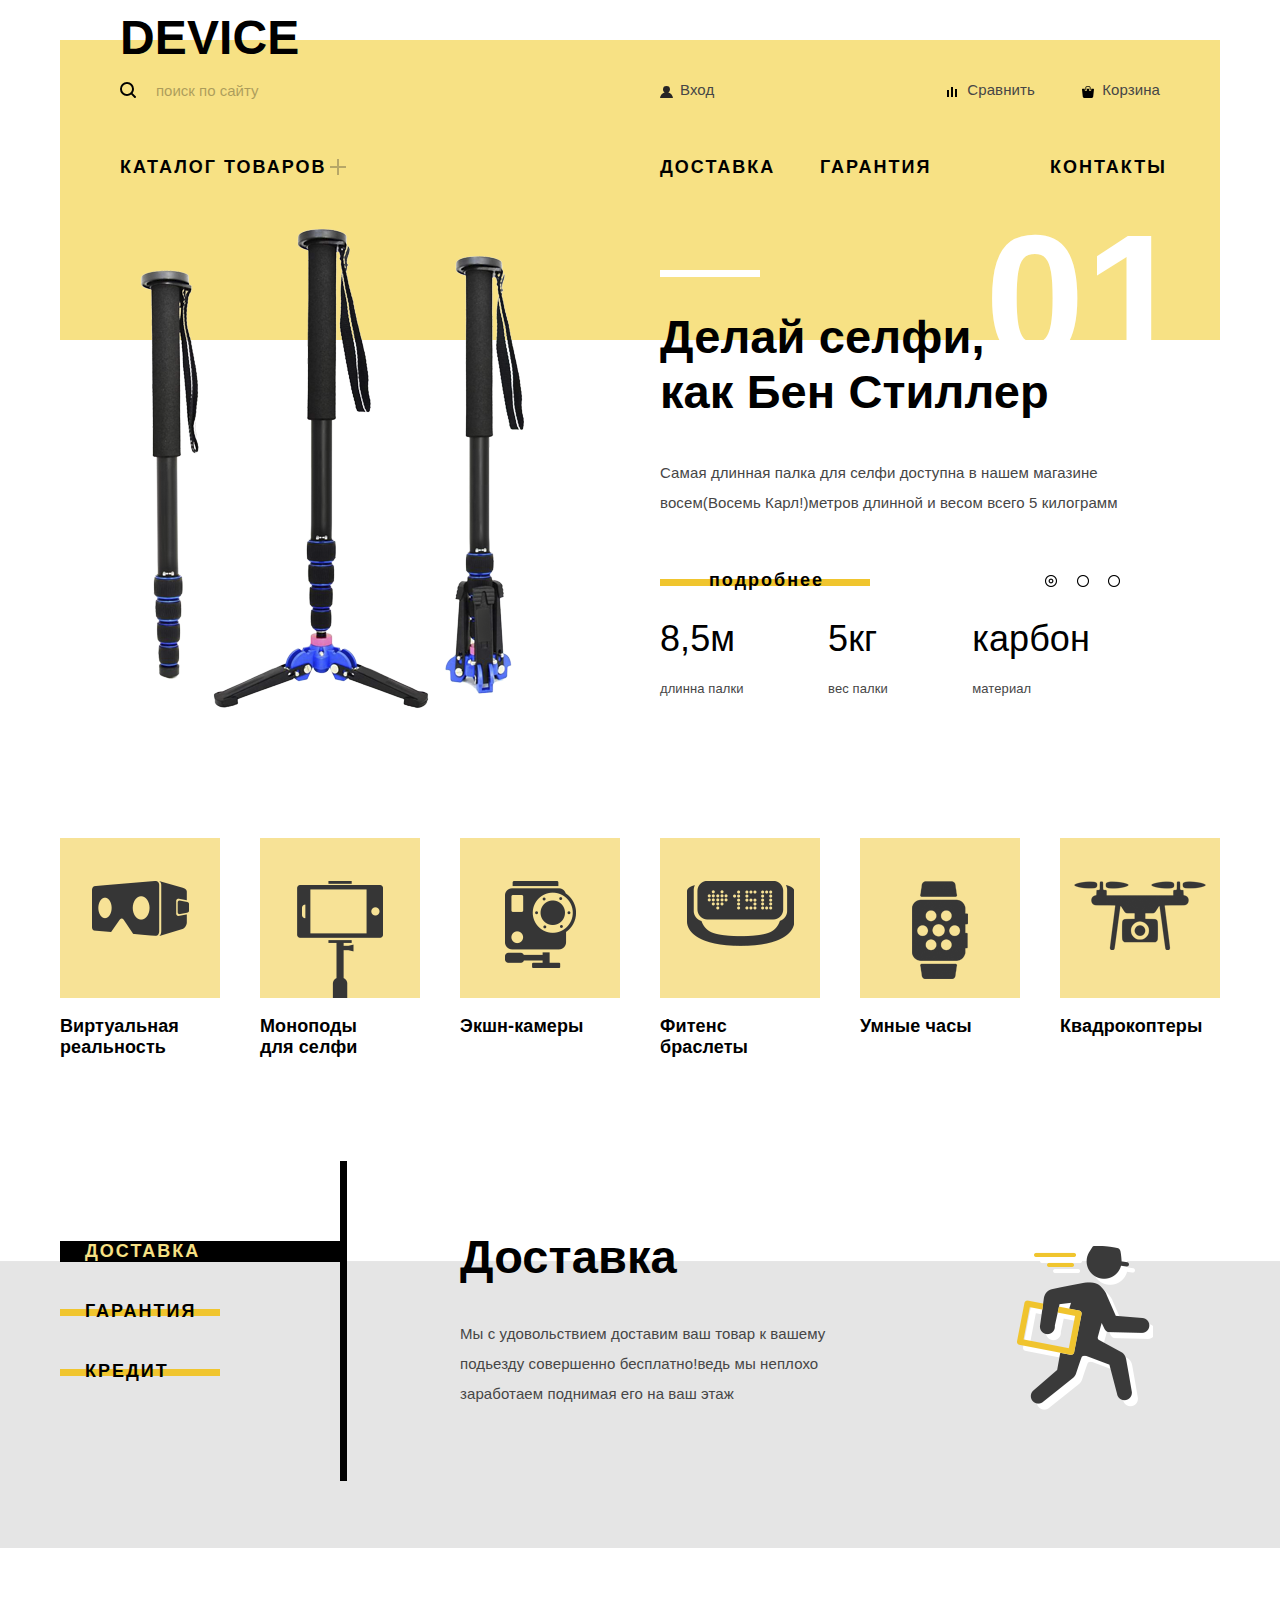
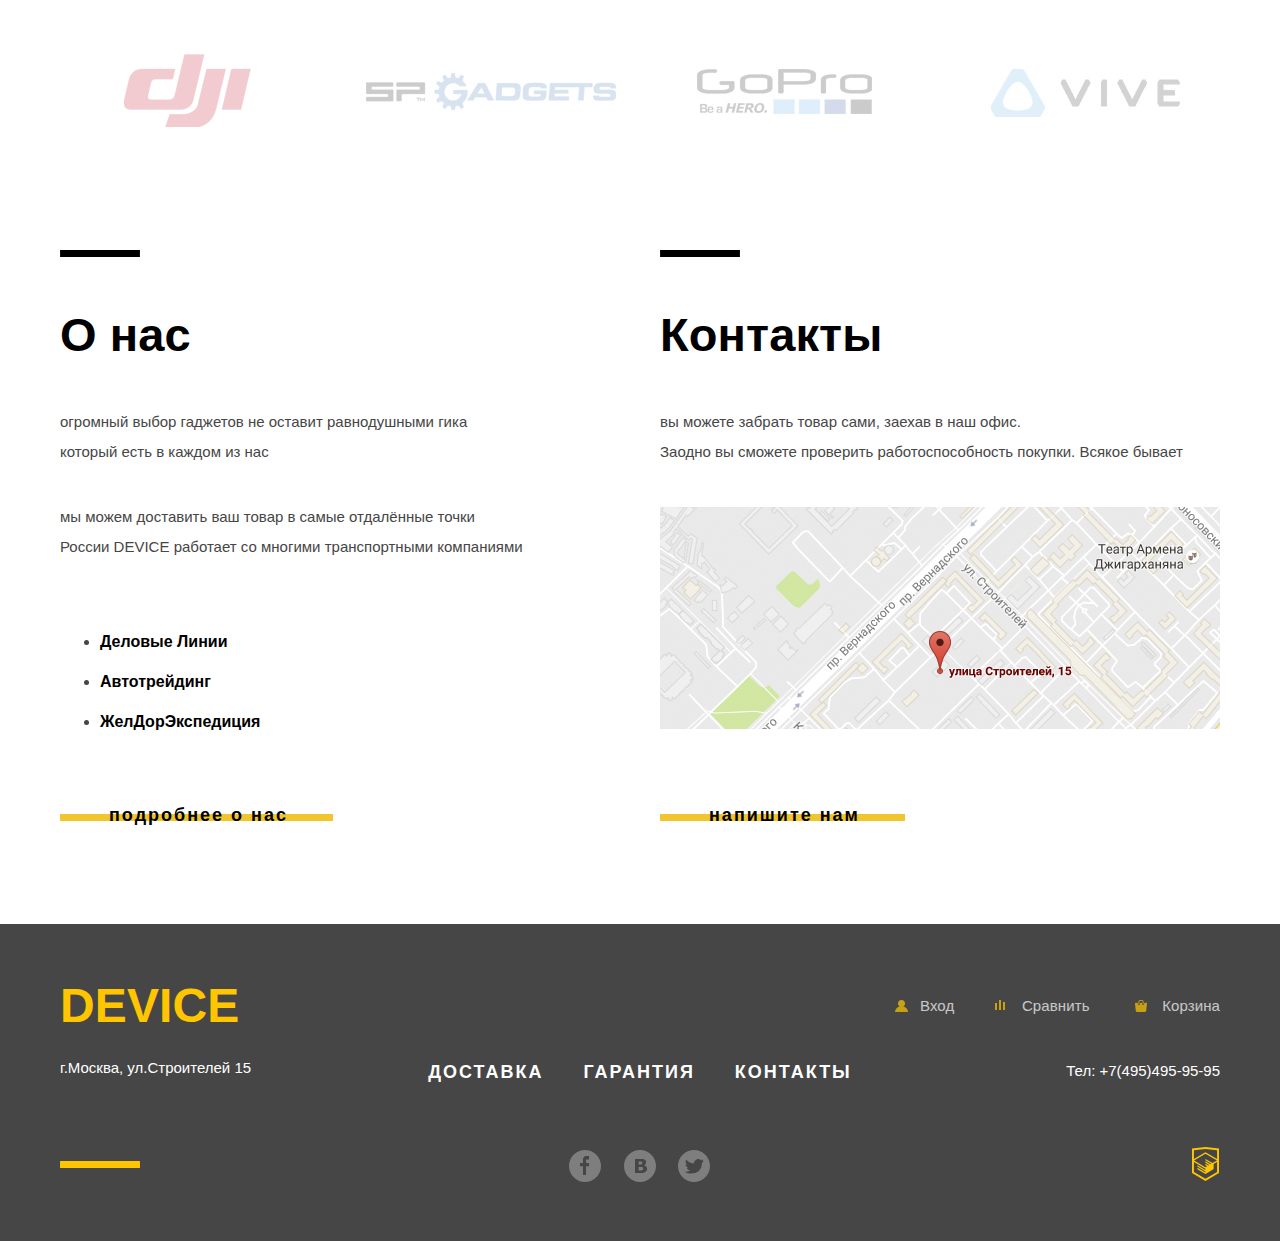
<file: index.html>
<!DOCTYPE html>
<html lang="en">
<head>
    <meta charset="UTF-8">
    <title>device</title>
    <link href="https://fonts.googleapis.com/css?family=Open+Sans:300,400&amp;subset=cyrillic" rel="stylesheet">
    <link href="css/normalize.css" rel="stylesheet">
    <link href="css/style.css" rel="stylesheet">
</head>
<body>

    <header class="main-header">
        <nav class="site-navigation">
            <div class="header-flex">
                <div class="logo">
                    <span class="logo-size">DEVICE</span>
                </div>
                <div class="search-user">
                    <ul class="search-navigation">
                        <li class="search-site-navigation">
                            <form  class="search-form"  method="post" action="https://echo.htmlacademy.ru">
                                <label for="search-feild">
                                    <input class="oko" type="search" name="search" size="40" id="search-feild" value="поиск по сайту">
                                </label>
                                <button class="search-button" type="submit">Найти</button>
                            </form>
                        </li>
                    </ul>
                    <ul class="user-navigation">
                        <li class="login-link"><a class="login-link-img" href="#">Вход</a></li>
                        <li class="liken"><a class="liken-img" href="#">Сравнить</a></li>
                        <li class="basket"><a class="basket-img" href="#">Корзина</a></li>
                    </ul>
                </div>
                <ul class="catalog-navigation">
                    <li class="catalog-sub">
                        <a class="plus" href="catalog.html">Каталог товаров</a>
                        <div class="sub-menu">
                            <ul class="catalog-menu-item ">
                                <li class="sub-list"><a href="#">Виртуальная реальность</a></li>
                                <li class="sub-list"><a href="#">Моноподы для селфи</a></li>
                                <li class="sub-list"><a href="#">Экшн-камеры</a></li>
                                <li class="sub-list"><a href="#">Фитнес браслеты</a></li>
                                <li class="sub-list"><a href="#">Умные часы</a></li>
                                <li class="sub-list"><a href="#">Квадрокоптеры</a></li>
                            </ul>
                        </div>
                    </li>
                    <li class="delivery"><a href="delivery.html">Доставка</a></li>
                    <li class="guarantee"><a href="guarantee.html">Гарантия</a></li>
                    <li class="contacts"><a href="contacts.html">Контакты</a></li>
                </ul>
            </div>
            <section class="slider-main">
                <input type="radio" id="btn-1" name="toggle" checked>
                <input type="radio" id="btn-2" name="toggle">
                <input type="radio" id="btn-3" name="toggle">
                <div class="slider-controls">
                    <label for="btn-1"></label>
                    <label for="btn-2"></label>
                    <label for="btn-3"></label>
                </div>
                <div class="sliders">
                    <div class="slide-1 slider ">
                        <div class="slider-image">
                            <img src="img/slider-1.png" width="384" height="486" alt="slider-1">
                        </div>
                        <div class="slider-write">
                            <h2>Делай селфи,<br>
                                как Бен Стиллер</h2>
                            <p class="product">Самая длинная палка для селфи доступна в нашем магазине<br>
                            восем(Восемь Карл!)метров длинной и весом всего 5 килограмм</p>
                            <div class="slider-characteristic">
                                <a class="slider-btn btn2" href="#">подробнее</a>
                            </div>
                            <ul class="product-parametri">
                                <li>8,5м<br><span>длинна палки</span></li>
                                <li>5кг<br><span>вес палки</span></li>
                                <li>карбон<br><span>материал</span></li>
                            </ul>
                        </div>
                        <div class="number-flex">
                            <span class="number">01</span>
                        </div>
                    </div>
                    <div class="slide-2 slider ">
                        <div class="slider-image">
                            <img src="img/slider-2.png" width="345" height="485" alt="slider-2">
                        </div>
                        <div class="slider-write">
                            <h2>Худеем<br>
                                правильно!</h2>
                            <p class="product">Мотивирущюие фитнес-браслеты помогут найти в себе силы<br>
                                не пропускать занятия и соблюдать диету</p>
                            <div class="slider-characteristic">
                                <a class="slider-btn btn2" href="#">подробнее</a>
                            </div>
                            <ul class="product-parametri">
                                <li>48 часов<br><span>без подзарядки</span></li>
                            </ul>
                        </div>
                        <div class="number-flex">
                            <span class="number">02</span>
                        </div>
                    </div>
                    <div class="slide-3 slider">
                        <div class="slider-image-under">
                            <img src="img/slider-3.png" width="526" height="334" alt="slider-3">
                        </div>
                        <div class="slider-write">
                            <h2>Порхает как<br>
                                бабочка!</h2>
                            <p class="product">Этот обычный, на первый  взгял, квадрокоптер оснащён<br>
                                мощным лазером, замаскированным под стандартную камеру.</p>
                            <div class="slider-characteristic">
                                <a class="slider-btn btn2" href="#">подробнее</a>
                            </div>
                            <ul class="product-parametri">
                                <li>800м<br><span>дальность полёта</span></li>
                                <li>50м<br><span>радиус поражения</span></li>
                            </ul>
                        </div>
                        <div class="number-flex">
                            <span class="number">03</span>
                        </div>
                    </div>
                </div>
            </section>
        </nav>
    </header>

    <main class="container">
        <h1 class="visually-hidden">DEVISE</h1>
        <section class="categories-main">
            <h2 class="visually-hidden">catalog-categories</h2>
            <ul class="categories">
                <li class="categories-item">
                    <a class="categories-item-image" href="#">
                        <p class="categories-image">
                            <img src="img/popular-1.png" width="97" height="55" alt="Виртуальная реальность">
                        </p>
                        <p class="categories-item-text">
                            Виртуальная<br> реальность
                        </p>
                    </a>
                </li>
                <li class="categories-item">
                    <a class="categories-item-image" href="#">
                        <p class="categories-image">
                            <img src="img/popular-2.png" width="86" height="117" alt="Моноподы для селфи">
                        </p>
                        <p class="categories-item-text">
                            Моноподы<br> для селфи
                        </p>
                    </a>
                </li>
                <li class="categories-item">
                    <a class="categories-item-image" href="#">
                        <p class="categories-image">
                            <img src="img/popular-3.png" width="71" height="87" alt="Экшн камеры">
                        </p>
                        <p class="categories-item-text">
                            Экшн-камеры
                        </p>
                    </a>
                </li>
                <li class="categories-item">
                    <a class="categories-item-image" href="#">
                        <p class="categories-image">
                            <img src="img/popular-4.png" width="107" height="65" alt="Фитенс браслеты">
                        </p>
                        <p class="categories-item-text">
                            Фитенс<br> браслеты
                        </p>
                    </a>
                </li>
                <li class="categories-item">
                    <a class="categories-item-image" href="#">
                        <p class="categories-image">
                            <img src="img/popular-5.png" width="56" height="98" alt="Умные часы">
                        </p>
                        <p class="categories-item-text">
                            Умные часы
                        </p>
                    </a>
                </li>
                <li class="categories-item">
                    <a class="categories-item-image" href="#">
                        <p class="categories-image">
                            <img src="img/popular-6.png" width="132" height="69" alt="Квадрокоптеры">
                        </p>
                        <p class="categories-item-text">
                            Квадрокоптеры
                        </p>
                    </a>
                </li>
            </ul>
        </section>

        <section class="services-main">
            <div class="services-switch-flex">
                <input type="radio" id="btn-4" name="toggle1" checked>
                <input type="radio" id="btn-5" name="toggle1">
                <input type="radio" id="btn-6" name="toggle1">
                <div class="services-switch">
                    <label class="delivery-switch btn" for="btn-4">ДОСТАВКА</label>
                    <label class="guarantee-switch btn" for="btn-5">ГАРАНТИЯ</label>
                    <label class="credit-switch btn" for="btn-6">КРЕДИТ</label>
                </div>
                <!--
                <ul class="services-switch">
                    <li><a class="delivery-switch btn-now" href="#">ДОСТАВКА</a></li>
                    <li><a class="guarantee-switch btn" href="#">ГАРАНТИЯ</a></li>
                    <li><a class="credit-switch btn" href="#">КРЕДИТ</a></li>
                </ul>
                -->
                <div class="services">
                    <div class="services-text services-text-1">
                        <div>
                            <h2>Доставка</h2>
                            <p>Мы с удовольствием доставим ваш товар к вашему<br>
                            подьезду совершенно бесплатно!ведь мы неплохо<br>
                            заработаем поднимая его на ваш этаж</p>
                        </div>
                        <div class="services-image">
                            <img src="img/delivery.png" width="136" height="164" alt="delivery">
                        </div>
                    </div>
                    <div class="services-text services-text-2">
                        <div>
                            <h2>Гарантия</h2>
                            <p>Если из-за возгарания купленного у нас товара у вас сгорит дом-<br>
                                не переживайте мы выдадим вам новый.<br>
                                Товар, не дом, конечно же</p>
                        </div>
                        <div class="services-image">
                            <img src="img/warranty.png" width="171" height="194" alt="warranty">
                        </div>
                    </div>
                    <div class="services-text services-text-3">
                        <div>
                            <h2>Кредит</h2>
                            <p>Залезть в долговую яму стало проще! Кредитные консультанты<br>
                                подберут для вас наиболее выгодные<br>
                                условия кредите. Выгодные для нашего банка, разумеется.</p>
                        </div>
                        <div class="services-image">
                            <img src="img/credit.png" width="156" height="186" alt="credit">
                        </div>
                    </div>
                </div>
            </div>
        </section>

        <section class="social-main">
            <h2 class="visually-hidden">social main</h2>
            <div class="social-skins">
                <ul class="social-skins-flex">
                    <li class="opacity">
                        <a href="#">
                            <img src="img/skin-1.png" width="260" height="100" alt="dji">
                        </a>
                    </li>
                    <li class="opacity">
                        <a href="#">
                            <img src="img/skin-2.png" width="260" height="100" alt="spgadgets">
                        </a>
                    </li>
                    <li class="opacity">
                        <a href="#">
                            <img src="img/skin-3.png" width="260" height="100" alt="gopro">
                        </a>
                    </li>
                    <li class="opacity">
                        <a href="#">
                            <img src="img/skin-4.png" width="260" height="100" alt="vive">
                        </a>
                    </li>
                </ul>
            </div>
        </section>

        <div class="informaition-contacts-flex">
            <section class="informaition-main">
                <img src="img/Layer-black.png" width="80" height="7" alt="layer">
                <h2>О нас</h2>
                <p>огромный выбор гаджетов не оставит равнодушными гика<br>
                который есть в каждом из нас</p>
                <p>мы можем доставить ваш товар в самые отдалённые точки<br>
                России DEVICE работает со многими транспортными компаниями</p>
                <ul class="informaition-item">
                    <li><a href="#">Деловые Линии</a></li>
                    <li><a href="#">Автотрейдинг</a></li>
                    <li><a href="#">ЖелДорЭкспедиция</a></li>
                </ul>
                <a class="informaition-btn btn2" href="#">подробнее о нас</a>
            </section>

            <section class="contacts-main">
                <img src="img/Layer-black.png" width="80" height="7" alt="layer">
                <h2>Контакты</h2>
                <p>вы можете забрать товар сами, заехав в наш офис.<br>
                Заодно вы сможете проверить работоспособность покупки. Всякое бывает</p>
                <a class="map-google" href="yandex.html"><img src="img/map.jpg" width="560" height="222" alt="map"></a><br>
                <a class="post-btn btn2" href="#">напишите нам</a>
            </section>
        </div>

    </main>

    <footer class="main-footer">

        <div class="main-footer-flex">
            <div class="left-column">
                <p class="contacts-footer">
                    <div class="logo-footer">DEVICE</div>
                    <div class="adress">г.Москва, ул.Строителей 15</div>
                </p>
                <img src="img/Layer-yellow.png" width="80" height="7" alt="Layer-yellow">
            </div>
            <div class="social-footer">
                <ul class="social-one">
                    <li class="deliverysocial"><a href="delivery.html">ДОСТАВКА</a></li>
                    <li class="guaranteesocial"><a href="guarantee.html">ГАРАНТИЯ</a></li>
                    <li class="contactssocial"><a href="contacts.html">КОНТАКТЫ</a></li>
                </ul>
                <ul class="social-two">
                    <li>
                        <a class="social-button fb" href="#">
                            <span class="visually-hidden">фейсбук</span>
                        </a>
                    </li>
                    <li>
                        <a class="social-button vk" href="#">
                            <span class="visually-hidden">инстаграмм</span>
                        </a>
                    </li>
                    <li>
                        <a class="social-button twitter" href="#">
                            <span class="visually-hidden">твитер</span>
                        </a>
                    </li>
                </ul>
            </div>
            <div class="footer-navigation">
                <ul class="user-navigation-footer">
                    <li class="login-link-footer">
                        <a class="login-link-footer-1" href="#">Вход</a>
                    </li>
                    <li class="liken-footer">
                        <a class="liken-footer-1" href="#">Сравнить</a>
                    </li>
                    <li class="basket-footer">
                        <a class="basket-footer-1" href="#">Корзина</a>
                    </li>
                </ul>
                <p class="contacts-footer">
                    Тел: +7(495)495-95-95
                </p>
                <div class="logotip"></div>
            </div>
        </div>

    </footer>

    <section class="modal login-modal">

        <form class="login-site" action="https://echo.htmlacademy.ru" method="post">
                <h3>ЛИЧНЫЙ КАБИНЕТ</h3>
                <div class="input-wrap">
                    <label for="login">Логин:</label>
                    <input class="site-login" type="text" name="login" id="login" placeholder="Введите логин">
                </div>
                <div class="input-wrap">
                    <label for="password">Пароль:</label>
                    <input class="site-password" type="password" name="password" id="password" placeholder="Введите пароль">
                </div>
            <button class="btn2" type="submit">ВОЙТИ</button>
        </form>

        <button class="modal-close" type="button">закрыть</button>

    </section>

    <section class="modal write-us-site">

       <form class="modal-write" action="https://echo.htmlacademy.ru" method="post">
           <div class="write-flex">
               <div class="input-wrap input-wrap-first">
                   <label for="name">Ваше имя:</label>
                   <input class="name-write" type="text" name="name-1" id="name" placeholder="Представьтесь,пожалуйста">
               </div>
               <div class="input-wrap input-wrap-first">
                   <label for="mail">Ваш e-mail:</label>
                   <input class="mail-write" type="text" name="e-mail" id="mail" placeholder="Напишите ваш email">
               </div>
           </div>
           <div class="input-wrap wrap-area">
               <label for="text">Текст письма:</label>
               <textarea name="text-type" type="text" id="text"  placeholder="В свободной форме"></textarea>
           </div>
           <button class="btn2" type="submit">ОТПРАВИТЬ</button>
       </form>
        <button class="modal-close" type="button">закрыть</button>

   </section>

    <section class="modal modal-map">

        <h2 class="visually-hidden">Как до нас добраться</h2>
        <iframe src="https://www.google.com/maps/embed?pb=!1m18!1m12!1m3!1d2249.112548877994!2d37.527429315669536!3d55.68703098053578!2m3!1f0!2f0!3f0!3m2!1i1024!2i768!4f13.1!3m3!1m2!1s0x46b54cf65f5c8955%3A0x694710ccd55501e!2z0YPQuy4g0KHRgtGA0L7QuNGC0LXQu9C10LksIDE1LCDQnNC-0YHQutCy0LAsINCg0L7RgdGB0LjRjywgMTE5MzEx!5e0!3m2!1sru!2sus!4v1531510204127" width="994" height="593" frameborder="0" style="border:0" allowfullscreen></iframe>
        <!--
        <p>
            <img class="map-yandex" src="img/map-big.jpg" width="994" height="593" alt="map">
        </p>
        -->
        <button class="modal-close" type="button">закрыть</button>

    </section>

    <script src="script/popup.js"></script>
    <script src="script/write.js"></script>
    <script src="script/map.js"></script>


</body>
</html>
</file>
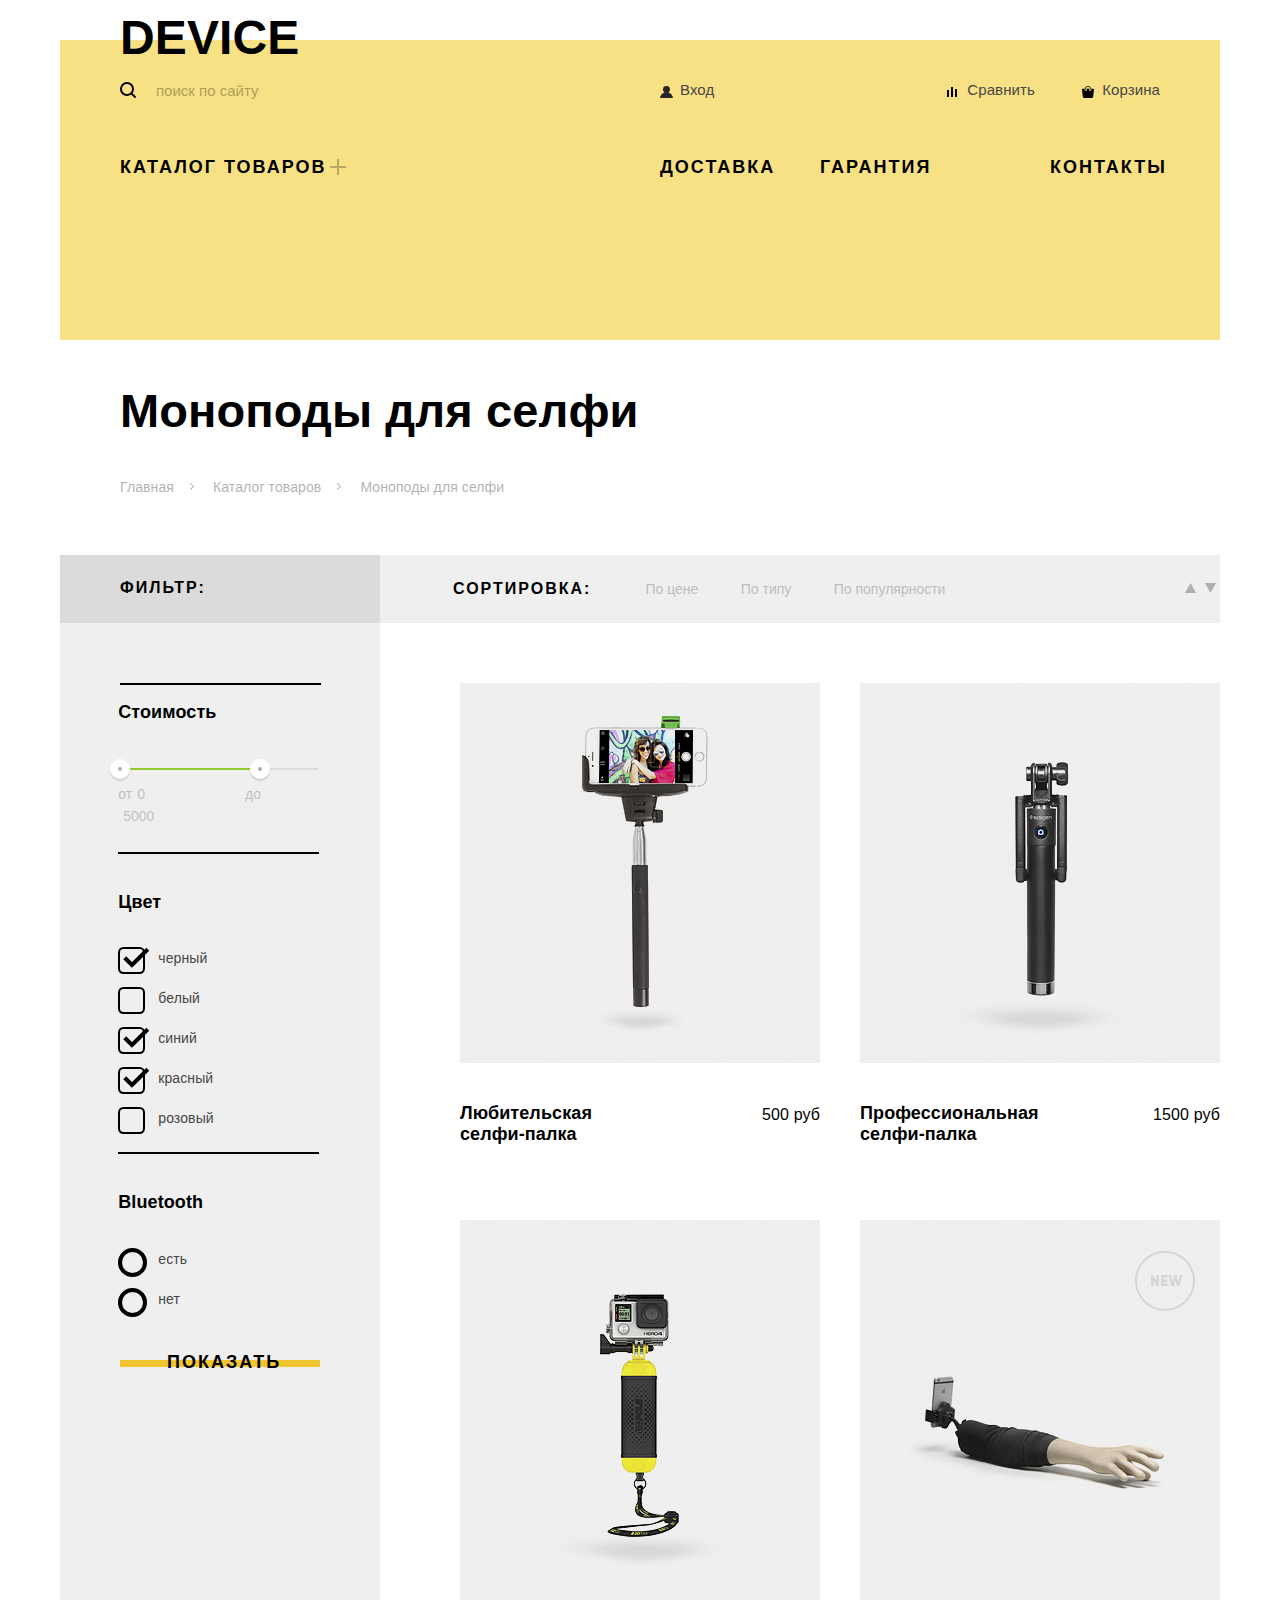
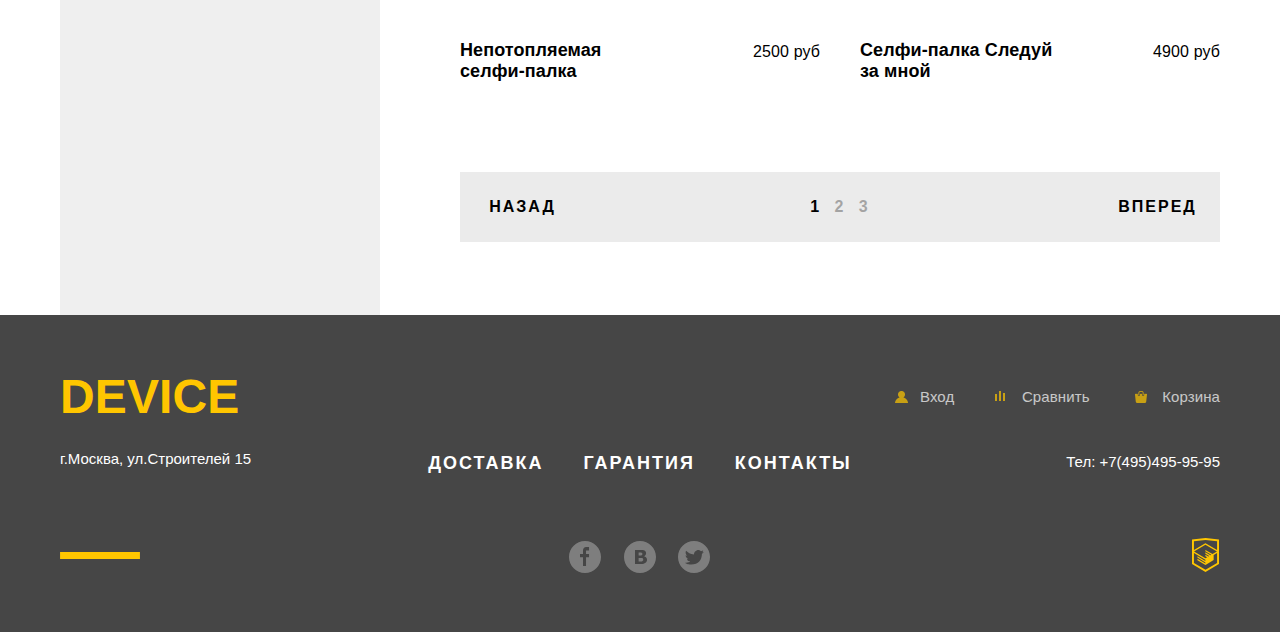
<file: catalog.html>
<!DOCTYPE html>
<html lang="en">
<head>
    <meta charset="UTF-8">
    <title>catalog</title>
    <link href="https://fonts.googleapis.com/css?family=Open+Sans:300,400&amp;subset=cyrillic" rel="stylesheet">
    <link href="css/normalize.css" rel="stylesheet">
    <link href="css/style.css" rel="stylesheet">
</head>
<body>

    <header class="main-header">
        <nav class="site-navigation">
            <div class="header-flex">
                <div class="logo">
                    <span class="logo-size">DEVICE</span>
                </div>
                <div class="search-user">
                    <ul class="search-navigation">
                        <li class="search-site-navigation">
                            <form  class="search-form"  method="post" action="https://echo.htmlacademy.ru">
                                <label for="search-feild">
                                    <input class="oko" type="search" name="search" size="40" id="search-feild" value="поиск по сайту">
                                </label>
                                <button class="search-button" type="submit">Найти</button>
                            </form>
                        </li>
                    </ul>
                    <ul class="user-navigation">
                        <li class="login-link"><a class="login-link-img" href="#">Вход</a></li>
                        <li class="liken"><a class="liken-img" href="#">Сравнить</a></li>
                        <li class="basket"><a class="basket-img" href="#">Корзина</a></li>
                    </ul>
                </div>
                <ul class="catalog-navigation">
                    <li class="catalog-sub">
                        <a class="plus" href="catalog.html">Каталог товаров</a>
                        <div class="sub-menu">
                            <ul class="catalog-menu-item ">
                                <li class="sub-list"><a href="#">Виртуальная реальность</a></li>
                                <li class="sub-list"><a href="#">Моноподы для селфи</a></li>
                                <li class="sub-list"><a href="#">Экшн-камеры</a></li>
                                <li class="sub-list"><a href="#">Фитнес браслеты</a></li>
                                <li class="sub-list"><a href="#">Умные часы</a></li>
                                <li class="sub-list"><a href="#">Квадрокоптеры</a></li>
                            </ul>
                        </div>
                    </li>
                    <li class="delivery"><a href="delivery.html">Доставка</a></li>
                    <li class="guarantee"><a href="guarantee.html">Гарантия</a></li>
                    <li class="contacts"><a href="contacts.html">Контакты</a></li>
                </ul>
            </div>
        </nav>
    </header>

    <main class="container-catalog">

        <section class="container-navigation">
            <h1>Моноподы для селфи</h1>
            <ul class="navigation-catalog">
                <li class="catalog-change"><a class="nav-arrow" href="index.html">Главная</a></li>
                <li class="catalog-change"><a class="nav-arrow" href="catalog.html">Каталог товаров</a></li>
                <li class="catalog-change"><a class="breadcrumbs-current">Моноподы для селфи</a></li>
            </ul>
        </section>

        <div class="filter-flex">
            <div class="filter-second-flex">
                <section class="filter-second">
                    <div class="filter-second-flex-flex">
                        <div class="fon"></div>
                        <h3>сортировка:</h3>
                        <ul class="filter-item">
                            <li><a class="filter-price" href="#">По цене</a></li>
                            <li><a class="filter-type" href="#">По типу</a></li>
                            <li><a class="filter-population" href="#">По популярности</a></li>
                        </ul>
                        <div class="rotation">
                            <span class="button-up"></span>
                            <span class="button-bottom"></span>
                        </div>
                    </div>
                </section>
            </div>

            <div class="filter-one-flex">
                <div class="filter-one-flex-width">
                    <section class="filter-one">
                        <h3>ФИЛЬТР:</h3>
                        <form class="filter-options" method="post" action="https://echo.htmlacademy.ru">
                            <fieldset class="cost">
                                <legend>Стоимость</legend>
                                <div class="range-filter">
                                    <div class="range-controls">
                                        <div class="scale">
                                            <div class="bar"></div>
                                        </div>
                                        <div class="toggle min-toggle"></div>
                                        <div class="toggle max-toggle"></div>
                                    </div>
                                    <div class="price-controls">
                                        от<input class="min-price" type="text" value="0" size="5">
                                        до<input class="max-price" type="text" value="5000" size="5">
                                    </div>
                                </div>
                            </fieldset>
                            <fieldset class="color">
                                <legend>Цвет</legend>
                                <ul>
                                    <li class="login-help">
                                        <label for="black" class="login-checkbox">
                                            <input type="checkbox" id="black" name="black-filter" class="visually-hidden" checked>
                                            <span class="checkbox-indicator"></span>
                                            черный
                                        </label>
                                    </li>
                                    <li class="login-help">
                                        <label for="white" class="login-checkbox">
                                            <input type="checkbox" id="white" name="white-filter" class="visually-hidden">
                                            <span class="checkbox-indicator"></span>
                                            белый
                                        </label>
                                    </li>
                                    <li class="login-help">
                                        <label for="blue" class="login-checkbox">
                                            <input type="checkbox" id="blue" name="blue-filter" class="visually-hidden" checked>
                                            <span class="checkbox-indicator"></span>
                                            синий
                                        </label>
                                    </li>
                                    <li class="login-help">
                                        <label for="red" class="login-checkbox">
                                            <input type="checkbox" id="red" name="red-filter" class="visually-hidden" checked>
                                            <span class="checkbox-indicator"></span>
                                            красный
                                        </label>
                                    </li>
                                    <li class="login-help">
                                        <label for="pink" class="login-checkbox">
                                            <input type="checkbox" id="pink" name="pink-filter" class="visually-hidden">
                                            <span class="checkbox-indicator"></span>
                                            розовый
                                        </label>
                                    </li>
                                </ul>
                            </fieldset>
                            <fieldset class="bluetooth">
                                <legend>Bluetooth</legend>
                                <ul>
                                    <li class="filter-change">
                                        <label for="yes" class="login-radio">
                                            <input type="radio" id="yes" name="yes" class="visually-hidden">
                                            <span class="checkbox-indicator"></span>
                                            есть
                                        </label>
                                    </li>
                                    <li class="filter-change">
                                        <label for="no" class="login-radio">
                                            <input type="radio" id="no" name="no" class="visually-hidden">
                                            <span class="checkbox-indicator"></span>
                                            нет
                                        </label>
                                    </li>
                                </ul>
                            </fieldset>
                            <button type="submit" class="filter-change-button btn2">ПОКАЗАТЬ</button>
                        </form>
                    </section>

                    <section class="catalog-item">
                        <h2 class="visually-hidden">Каталог</h2>
                        <ul class="catalog-list">
                            <li class="catalog-item-options">
                                <a href="catalog-item.html">
                                    <div class="actions">
                                        <a class="button-action btn2" href="#">в корзину</a>
                                        <a class="item-button-change" href="#">добавить к сравнению</a>
                                    </div>
                                    <p class="catalog-item-image">
                                            <img src="img/product-1.jpg" width="360" height="380" alt="любительская селфи-палка">
                                    </p>
                                    <div class="text">
                                        <span class="catalog-item-category">Любительская селфи-палка</span>
                                        <span class="catalog-item-price">500 руб</span>
                                    </div>
                                </a>
                            </li>
                            <li class="catalog-item-options">
                                <a href="catalog-item.html">
                                    <div class="actions">
                                        <a class="button-action btn2" href="#">в корзину</a>
                                        <a class="item-button-change" href="#">добавить к сравнению</a>
                                    </div>
                                    <p class="catalog-item-image">
                                        <img src="img/product-2.jpg" width="360" height="380" alt="Профессиональная селфи-палка">
                                    </p>
                                    <div class="text">
                                        <span class="catalog-item-category">Профессиональная селфи-палка</span>
                                        <span class="catalog-item-price">1500 руб</span>
                                    </div>
                                </a>
                            </li>
                            <li class="catalog-item-options">
                                <a href="catalog-item.html">
                                    <div class="actions">
                                        <a class="button-action btn2" href="#">в корзину</a>
                                        <a class="item-button-change" href="#">добавить к сравнению</a>
                                    </div>
                                    <p class="catalog-item-image">
                                        <img src="img/product-3.jpg" width="360" height="380" alt="Непотопляемая селфи-палка">
                                    </p>
                                    <div class="text">
                                        <span class="catalog-item-category">Непотопляемая селфи-палка</span>
                                        <span class="catalog-item-price">2500 руб</span>
                                    </div>
                                </a>
                            </li>
                            <li class="catalog-item-options">
                                <a href="catalog-item.html">
                                    <div class="new"></div>
                                    <div class="actions">
                                        <a class="button-action btn2" href="#">в корзину</a>
                                        <a class="item-button-change" href="#">добавить к сравнению</a>
                                    </div>
                                    <p class="catalog-item-image">
                                        <img src="img/product-4.jpg" width="360" height="380" alt="Селфи-палка Следуй за мной">
                                    </p>
                                    <div class="text">
                                        <span class="catalog-item-category">Селфи-палка Следуй за мной</span>
                                        <span class="catalog-item-price">4900 руб</span>
                                    </div>
                                </a>
                            </li>
                        </ul>
                        <ul class="catalog-page">
                            <li class="page-item"><a href="#">НАЗАД</a></li>
                            <li class="page-item1 page-item-now"><a href="#">1</a></li>
                            <li class="page-item1"><a href="#">2</a></li>
                            <li class="page-item1"><a href="#">3</a></li>
                            <li class="page-item"><a href="#">ВПЕРЕД</a></li>
                        </ul>
                    </section>
                </div>
            </div>
        </div>

    </main>

    <footer class="main-footer">

        <div class="main-footer-flex">
            <div class="left-column">
                <p class="contacts-footer">
                <div class="logo-footer">DEVICE</div>
                <div class="adress">г.Москва, ул.Строителей 15</div>
                </p>
                <img src="img/Layer-yellow.png" width="80" height="7" alt="Layer-yellow">
            </div>
            <div class="social-footer">
                <ul class="social-one">
                    <li class="deliverysocial"><a href="delivery.html">ДОСТАВКА</a></li>
                    <li class="guaranteesocial"><a href="guarantee.html">ГАРАНТИЯ</a></li>
                    <li class="contactssocial"><a href="contacts.html">КОНТАКТЫ</a></li>
                </ul>
                <ul class="social-two">
                    <li>
                        <a class="social-button fb" href="#">
                            <span class="visually-hidden">фейсбук</span>
                        </a>
                    </li>
                    <li>
                        <a class="social-button vk" href="#">
                            <span class="visually-hidden">инстаграмм</span>
                        </a>
                    </li>
                    <li>
                        <a class="social-button twitter" href="#">
                            <span class="visually-hidden">твитер</span>
                        </a>
                    </li>
                </ul>
            </div>
            <div class="footer-navigation">
                <ul class="user-navigation-footer">
                    <li class="login-link-footer">
                        <a class="login-link-footer-1" href="#">Вход</a>
                    </li>
                    <li class="liken-footer">
                        <a class="liken-footer-1" href="#">Сравнить</a>
                    </li>
                    <li class="basket-footer">
                        <a class="basket-footer-1" href="#">Корзина</a>
                    </li>
                </ul>
                <p class="contacts-footer">
                    Тел: +7(495)495-95-95
                </p>
                <div class="logotip"></div>
            </div>
        </div>

    </footer>

    <section class="modal login-modal">

        <form class="login-site" action="https://echo.htmlacademy.ru" method="post">
            <h3>ЛИЧНЫЙ КАБИНЕТ</h3>
            <div class="input-wrap">
                <label for="login">Логин:</label>
                <input class="site-login" type="text" name="login" id="login" placeholder="Введите логин">
            </div>
            <div class="input-wrap">
                <label for="password">Пароль:</label>
                <input class="site-password" type="password" name="password" id="password" placeholder="Введите пароль">
            </div>
            <button class="btn2" type="submit">ВОЙТИ</button>
        </form>

        <button class="modal-close" type="button">закрыть</button>

    </section>

    <script src="script/popup.js"></script>

</body>
</html>
</file>
<file: css/style.css>
/* подключение шрифтов*/
@font-face {
    font-family: 'gilroyextrabold';
    src: url('../fonts/gilroyextrabold-webfont.woff2') format('woff2'),
    url('../fonts/gilroyextrabold-webfont.woff') format('woff');
    font-weight: normal;
    font-style: normal;

}

@font-face {
    font-family: 'gilroylight';
    src: url('../fonts/gilroylight-webfont.woff2') format('woff2'),
    url('../fonts/gilroylight-webfont.woff') format('woff');
    font-weight: normal;
    font-style: normal;
}
/* подключение шрифтов*/

body {
    margin: 0;
    padding: 0;

    font-family: "Open Sans Light","Arial", sans-serif;
    font-size: 15px;
    line-height: 30px;
    font-weight: normal;
    color: #464646;
    text-transform: none;

    background-color: #ffffff;
}

a {
    text-decoration: none;
}

img {
    max-width: 100%;
    height: auto;
}

.btn2 {
    font-family: "Gilroy ExtraBold", "Arial", sans-serif;
    font-size: 18px;
    line-height: normal;
    font-weight: 700;
    letter-spacing: 2px;
    color: #000000;
}

.btn2:hover,
.btn2:focus {
    background-color: #f0c52e;
    transition-duration: 1s;
}

.btn2:active {
    opacity: 0.3;
    background-color: #f0c52e;
    transition-duration: 1s;
}

/*header*/

.main-header {
    margin-bottom: 480px;
}

.logo {
    margin-left: 60px;
    margin-top: -30px;
    font-family: "Gilroy ExtraBold", "Arial", sans-serif;
    font-size: 48px;
    line-height: normal;
    font-weight: 700;
    letter-spacing: 0.1px;
    color: #000000;
    background: transparent;
    position: absolute;
}

.logo:hover {
    opacity: 0.6;
}

.logo:active {
    opacity: 0.3;
}

.header-flex {
    display: flex;
    flex-direction: column;
    margin: 0;
    padding: 0;
}

.search-navigation,
.user-navigation,
.catalog-navigation {
    margin: 0;
}

.search-user {
    display: flex;
    margin: 0;
    padding: 0;
    margin-bottom: 47px;
}

.search-navigation {
    margin-left: 60px;
    margin-right: 40px;
    margin-top: 32px;
    padding: 0;
    width: 500px;
}

.search-site-navigation {
    padding: 0;
    margin: 0;
}

.user-navigation {
    display: flex;
    width: 500px;
    margin: 0;
    padding: 0;
    margin-top: 32px;

}

.search-form {
    position: relative;
}

.search-form::before {
    content: "";

    position: absolute;

    top: 10px;

    width: 16px;
    height: 16px;

    background-image: url("../img/search.svg");
    background-repeat: no-repeat;
}

.login-link {
    padding: 0;
    margin: 0;
    width: 100px;
    margin-right: 160px;
    padding-left: 20px;
}

.login-link-img {
    position: relative;
}

.login-link-img::before {
    content: "";

    position: absolute;

    top: 5px;
    left: -20px;

    width: 13px;
    height: 12px;

    background-image: url("../img/user.svg");
    background-repeat: no-repeat;
}

.liken-img {
    position: relative;
}

.liken-img::before {
    content: "";

    position: absolute;

    top: 6px;
    left: -20px;

    width: 10px;
    height: 10px;

    background-image: url("../img/compare.svg");
    background-repeat: no-repeat;
}

.liken {
    padding-left: 47px;
    width: 140px;

}
.basket {
    width: 100px;
    text-align: right;
}

.basket-img {
    position: relative;
}

.basket-img::before {
    content: "";

    position: absolute;

    top: 5px;
    left: -20px;

    width: 12px;
    height: 12px;

    background-image: url("../img/cart.svg");
    background-repeat: no-repeat;
}

.site-navigation {
    width: 1160px;
    min-height: 300px;
    max-height: 300px;
    margin: 0 auto;
    margin-top: 40px;

    background-color: #f7e184;
    background-repeat: repeat;
}

.search-form input {
    font: inherit;
    text-align: left;
    padding-left: 36px;

    outline: 0px solid #000000;
    opacity: 0.3;
    background: transparent;
    border: none;
}

.search-form input:hover {
    opacity: 0.6;
}

.search-button {
    position: absolute;
    text-align: center;

    top: -5px;
    left: 350px;

    padding: 15px 19px;
    background: transparent;
    border: 3px solid #000000;

    display: none;
}

.search-button::before {
    content: "";
    position: absolute;

    top: 47px;
    left: -352px;

    width: 350px;
    height: 3px;

    background-color: #000000;
}

.search-form:hover .search-button {
    display: block;
}

.oko {
    box-sizing: border-box;
    width: 350px;
}

.search-button:hover,
.search-button:focus {
    color: #ffffff;

    background-color: #000000;
    background-image: url("../img/background-button.png");
}

.search-button:active {
    color: #6a6a6a;
}

.search-navigation,
.user-navigation,
.catalog-navigation,
.sub-menu ul {
    list-style: none;
}

.search-navigation,
.user-navigation {
    font-size: 15px;
    line-height: 36px;
    letter-spacing: 0.1px;
}

.user-navigation a{
    color: #464646;
}

.user-navigation a:hover {
    opacity: 0.6;
}

.user-navigation a:active {
    opacity: 0.3;
}

.catalog-navigation {
    margin: 0;
    padding: 0;
}

.plus {
    position: relative;
}

.plus::before {
    content: "";

    position: absolute;

    top: 2px;
    left: 210px;

    width: 16px;
    height: 16px;

    background-image: url("../img/plus.svg");
    background-repeat: no-repeat;

    opacity: 0.3;
}
/* ВЫПАДАЮЩЕЕ МЕНЮ*/
.sub-menu {
    display: none;
    width: 500px;
    padding-top: 25px;
}

.catalog-navigation li {
    position: relative;
}

.sub-list:hover {
    background-color: #f0c52e;
}

.catalog-navigation .sub-menu {
    position: absolute;
}

.catalog-navigation .catalog-sub:hover .sub-menu {
    display: block;
}

.catalog-sub {
    z-index: 100;
    width: 240px;
    margin-left: 60px;
    margin-right: 300px;
}

.catalog-menu-item {
    display: flex;
    flex-wrap: wrap;
    margin: 0;
    padding: 0;
    min-height: 135px;
}

.sub-list {
    width: 200px;
    border-bottom: 2px solid black;
    background-color: #f7e184;
}

.sub-list a {
    display: inline-block;
    vertical-align: top;
}
/* ВЫПАДАЮЩЕЕ МЕНЮ*/
.delivery {
    width: 160px;
}

.guarantee {
    width: 230px;
}

.contacts {
    text-align: right;
}

.catalog-navigation {
    display: flex;
    padding-top: 0;
    margin-top: 0;
    font-family: "Gilroy ExtraBold", "Arial", sans-serif;
    font-size: 18px;
    line-height: normal;
    font-weight: 700;
    letter-spacing: 2px;
    text-transform: uppercase;
}

.catalog-navigation a {
    color: #000000;
}

.catalog-navigation a:hover {
    opacity: 0.6;
}

.catalog-navigation a:active {
    opacity: 0.3;
}

.catalog-menu-item {
    font-family: "Open Sans Light","Arial", sans-serif;
    font-size: 15px;
    line-height: 36px;
    font-weight: normal;
    letter-spacing: 0.1px;
    color: #464646;
    text-transform: none;
}
/*header*/

/*main*/

.container {
    margin: 0;
    padding: 0;
}

/* SLIDER */

.slider-main {
    position: absolute;
    top: 275px;

    width: 1160px;
    margin: 0 auto;
}

.slider {
    position: absolute;
    display: flex;
    margin: 0;
    padding: 0;
}

.slider-image {
    margin-top: -50px;
    margin-left: 80px;
    margin-right: 120px;
    width: 400px;
    height: 480px;
    background: transparent;
}

.slider-write {
    position: absolute;
    left: 600px;
    top: -5px;
    width: 500px;
    background: transparent;
}

.number-flex {
    position: absolute;
    top: -80px;
    left: 925px;
}

.number {
    font-family: "Gilroy ExtraBold", "Arial", sans-serif;
    font-size: 179.2px;
    line-height: normal;
    font-weight: 700;
    letter-spacing: 0.1px;
    color: #ffffff;
}


.product-parametri {
    display: flex;
    margin: 0;
    padding: 0;
    justify-content: space-between;
}

.product-parametri li {
    padding-right: 70px;
}

.slider-write h2 {
    font-family: "Gilroy ExtraBold", "Arial", sans-serif;
    font-size: 47px;
    line-height: normal;
    font-weight: 700;
    letter-spacing: 0.1px;
    color: #000000;
}

.slider-write p {
    margin-bottom: 100px;
}

.slider-write::before {
    content: "";

    position: absolute;

    top: 0px;

    width: 100px;
    height: 7px;

    background-color: #ffffff;
    background-repeat: no-repeat;
}

.slider-btn {
    position: absolute;
    top: 300px;
    left: 49px;
    padding: 0 49px;
    margin-left: -49px;
}

.slider-btn::before {
    content: "";
    position: absolute;
    top: 9px;
    left: 0px;
    width: 210px;
    height: 7px;
    background-color: #f0c52e;
    z-index: -1;
}

.slide-1 {
    display: none;
}

.slide-2 {
    display: none;
}

.slide-3 {
    display: none;
}

.slider-main input[type=radio] {
    display: none;
}
.slider-controls{
    position:absolute;
    left: 930px;
    top: 292px;
    width:200px;
    height:10px;
    text-align:center;
    z-index: 999;
}
.slider-controls label{
    display:inline-block;
    margin-right: 15px;
    width: 12px;
    height: 12px;
    background-image: url("../img/btn-2.png");
    background-repeat: no-repeat;
    cursor:pointer;
}

#btn-1:checked ~ .slider-controls label[for="btn-1"],
#btn-2:checked ~ .slider-controls label[for="btn-2"],
#btn-3:checked ~ .slider-controls label[for="btn-3"] {
    background-image: url("../img/btn-1.png");
    background-repeat: no-repeat;
}


#btn-1:checked ~ .sliders .slide-1 {
    display: block;
}
#btn-2:checked ~ .sliders .slide-2 {
    display: block;
}
#btn-3:checked ~ .sliders .slide-3 {
    display: block;
}

/* SLIDER */

.product {
    letter-spacing: 0.1px;
}

.product-parametri {
    list-style: none;
}

.product-parametri li {
    font-family: "Gilroy Light", "Arial", sans-serif;
    font-size: 36px;
    line-height: normal;
    letter-spacing: 0.1px;
    color: #000000;
}

.product-parametri span {
    font-family: "Open Sans Light","Arial", sans-serif;
    font-size: 13px;
    line-height: 20px;
    letter-spacing: 0.1px;
    color: #464646;
}

.slider-pager {
    list-style: none;
}

.categories-main {
    width: 1160px;
    margin: 0 auto;
}

.categories {
    display: flex;
    flex-wrap: wrap;
    justify-content: space-between;
    padding: 0;
}

.categories-image {
    width: 160px;
    height: 160px;
    background-color: #f7e296;
    text-align: center;
}
.categories-item img {
    margin-top: 43px;
}

.categories-main {
    margin-bottom: 185px;
}

.categories-main ul {
    list-style: none;
}

.categories-main a {
    font-family: "Gilroy ExtraBold", "Arial", sans-serif;
    font-size: 18px;
    line-height: normal;
    font-weight: 700;
    letter-spacing: 0.1px;
    color: #000000;
}

.categories-item:active {
    transition-duration: 1s;
    opacity: 0.3;
}

.categories-image:hover,
.categories-image:focus,
.categories-image:active {
    transition-duration: 1s;
    background-color: #f0c52e;
}


.services-main {
    margin-bottom: 94px;
    width: 100%;
    min-height: 287px;
    background-color: #e5e5e5;
    background-image: url("../img/background-services.png");
    background-repeat: repeat;
}

.services-switch-flex {
    position: relative;
    display: flex;
    justify-content: space-between;
    width: 1160px;
    margin: 0 auto;
    background-color: #e5e5e5;
    background-image: url("../img/background-services.png");
    background-repeat: repeat;
}

.services-switch-flex::before {
    content: "";

    position: absolute;

    width: 7px;
    height: 320px;

    left: 280px;
    top: -100px;

    background-color: #000000;
    background-repeat: no-repeat;
}

.services-switch {
    width: 280px;
    padding: 0;

    list-style: none;
}

.services-text {
    position: absolute;
    left: 400px;
    display: flex;
    justify-content: space-between;
    width: 760px;
}

.services-text h2 {
    margin: 0;
    padding: 0;
    margin-top: -32px;
    margin-bottom: 35px;
}

.services-text p {
    margin: 0;
    padding: 0;
}

.services-image {
    position: absolute;
    left: 557px;
    top: -15px;
}

.services-switch a{
    padding-top: 5px;
}

.btn {
    position: absolute;
    font-family: "Gilroy ExtraBold", "Arial", sans-serif;
    font-size: 18px;
    line-height: normal;
    font-weight: 700;
    letter-spacing: 2px;
    color: #000000;
    z-index: 0;
    height: 21px;
}

.btn:hover {
    display: inline-block;
    height: 17px;
    width: 110px;
    background-color: #efc739;
    padding-bottom: 4px;
    transition-duration: 1s;
}

.btn:active {
    display: inline-block;
    text-align: left;
    width: 230px;
    color: #f7e184;
    background-color: #000000;
    transition-duration: 0s;
}

.btn:active::before {
    display: none;
}

.btn-now {
    display: inline-block;
    text-align: left;
    width: 230px;
    color: #f7e184;
    background-color: #000000;
    position: absolute;
    font-family: "Gilroy ExtraBold", "Arial", sans-serif;
    font-size: 18px;
    line-height: normal;
    font-weight: 700;
    letter-spacing: 2px;
}

.btn-now::before {
    display: none;
}


.delivery-switch {
    position: absolute;
    top: -20px;
    left: 25px;
    padding: 0 25px;
    margin-left: -25px;
}

.delivery-switch::before {
    content: "";
    position: absolute;
    top: 8px;
    left: 0;
    width: 160px;
    height: 7px;
    background-color: #f0c52e;
    z-index: -1;
}

.guarantee-switch {
    position: absolute;
    top: 40px;
    left: 25px;
    padding: 0 25px;
    margin-left: -25px;
}

.guarantee-switch::before {
    content: "";
    position: absolute;
    top: 8px;
    left: 0px;
    width: 160px;
    height: 7px;
    background-color: #f0c52e;
    z-index: -1;
}

.credit-switch {
    position: absolute;
    top: 100px;
    left: 25px;
    padding: 0 25px;
    margin-left: -25px;
}

.credit-switch::before {
    content: "";
    position: absolute;
    top: 8px;
    left: 0;
    width: 160px;
    height: 7px;
    background-color: #f0c52e;
    z-index: -1;
}

/*ЭФФЕКТ СЛАЙДЕРА*/

.services-text-1 {
    display: none;
}

.services-text-2 {
    display: none;
}

.services-text-3 {
    display: none;
}

.services-switch-flex input[type=radio] {
    display: none;
}
.services-switch{
    position:absolute;
    left: 0;
    top: 0;
    width:230px;
    height:20px;
}

.services-switch label{
    cursor: pointer;
}

#btn-4:checked ~ .services-switch label[for="btn-4"],
#btn-5:checked ~ .services-switch label[for="btn-5"],
#btn-6:checked ~ .services-switch label[for="btn-6"] {
    width: 230px;
    color: #f7e184;
    background-color: #000000;
}
#btn-4:checked ~ .services-switch label[for="btn-4"]::before,
#btn-5:checked ~ .services-switch label[for="btn-5"]::before,
#btn-6:checked ~ .services-switch label[for="btn-6"]::before {
    display: none;
}


#btn-4:checked ~ .services .services-text-1 {
    display: block;
}
#btn-5:checked ~ .services .services-text-2 {
    display: block;
}
#btn-6:checked ~ .services .services-text-3 {
    display: block;
}

/*ЭФФЕКТ СЛАЙДЕРА*/

.services-main h2 {
    font-family: "Gilroy ExtraBold", "Arial", sans-serif;
    font-size: 47px;
    line-height: normal;
    font-weight: 700;
    letter-spacing: 0.1px;
    color: #000000;
}

.services-main p {
    letter-spacing: 0.1px;
}


.social-main {
    width: 1160px;
    margin: 0 auto;
    margin-bottom: 93px;
}

.social-skins-flex {
    display: flex;
    justify-content: space-between;
    padding: 0;
}

.social-skins ul {
    list-style: none;
}

.opacity {
    opacity: 0.2;
}

.opacity:hover {
    transition-duration: 1s;
    opacity: 1;
}

.informaition-contacts-flex {
    display: flex;
    justify-content: space-between;
    width: 1160px;
    margin: 0 auto;
    margin-bottom: 145px;
}

.informaition-main {
    position: relative;
    width: 500px;
    padding: 0;
    margin: 0;
}

.informaition-btn {
    position: absolute;
    top: 560px;
    left: 49px;
    padding: 0 49px;
    margin-left: -49px;
}

.informaition-btn::before {
    content: "";
    position: absolute;
    top: 9px;
    left: 0px;
    width: 273px;
    height: 7px;
    background-color: #f0c52e;
    z-index: -1;
}

.contacts-main {
    position: relative;
    width: 560px;
    padding: 0;
    margin: 0;
}

.post-btn {
    position: absolute;
    top: 560px;
    left: 49px;
    padding: 0 49px;
    margin-left: -49px;
}

.post-btn::before {
    content: "";
    position: absolute;
    top: 9px;
    left: 0px;
    width: 245px;
    height: 7px;
    background-color: #f0c52e;
    z-index: -1;
}

.informaition-main h2,
.contacts-main h2 {
    font-family: "Gilroy ExtraBold", "Arial", sans-serif;
    font-size: 47px;
    line-height: normal;
    font-weight: 700;
    letter-spacing: 0.1px;
    color: #000000;
}

.informaition-item a{
    font-family: "Gilroy ExtraBold", "Arial", sans-serif;
    font-size: 16px;
    line-height: 40px;
    font-weight: 700;
    color: #000000;
}

.informaition-item a:hover {
    text-decoration: underline;
}

.informaition-main img,
.contacts-main img {
    margin-bottom: 40px;
}

.informaition-main img {
    padding-top: 5px;
}

.informaition-main h2,
.contacts-main h2 {
    margin: 0;
    padding: 0;
    margin-bottom: 45px;
}

.informaition-main p,
.contacts-main p {
    margin: 0;
    padding: 0;
    margin-bottom: 35px;
}

.informaition-main ul {
    margin-top: 60px;

}

.contacts-main img {
    margin-top: 5px;
}

/*main*/

/*footer*/

.main-footer {
    padding: 64px 0 68px 0;
    color: #ffffff;

    background-color: #464646;
    background-image: url("../img/background-footer.png");
    background-repeat: repeat;
}

.main-footer-flex {
    display: flex;
    width: 1160px;
    margin: 0 auto;
    min-height: 185px;
}

.left-column {
    width: 360px;
}

.social-footer {
    width: 440px;
}

.footer-navigation {
    width: 360px;
}

.logo-footer {
    padding: 0;
    margin: 0;
    margin-top: -10px;
    margin-bottom: 20px;
}

.contacts-footer {
    margin: 0;
    padding: 0;
}

.left-column img {
    margin-bottom: -50px;
}

.logo-footer {
    font-family: "Gilroy ExtraBold", "Arial", sans-serif;
    font-size: 48px;
    line-height: normal;
    font-weight: 700;
    letter-spacing: 0.1px;
    color: #ffc600;
}

.logo-footer:hover,
.logo-footer:focus {
    opacity: 0.6;
}

.logo-footer:active {
    opacity: 0.3;
}

.social-one,
.social-two {
    display: flex;
    justify-content: center;
    margin: 0;
    padding: 0;
    list-style: none;
}

.social-one {
    margin-top: 70px;
    margin-bottom: 42px;
}

.social-two {
    position: relative;
}

.guaranteesocial {
    margin: 0 40px;
}

.fb::before {
    content: "";

    position: absolute;

    top: 20px;
    left: 149px;

    width: 33px;
    height: 33px;

    background-image: url("../img/fb.svg");
    background-repeat: no-repeat;
}

.vk::before {
    content: "";

    position: absolute;

    top: 20px;
    left: 204px;

    width: 33px;
    height: 33px;

    background-image: url("../img/vk.svg");
    background-repeat: no-repeat;
}

.twitter::before {
    content: "";

    position: absolute;

    top: 20px;
    left: 258px;

    width: 33px;
    height: 33px;

    background-image: url("../img/twitter.svg");
    background-repeat: no-repeat;
}

.social-one a {
    font-family: "Gilroy ExtraBold", "Arial", sans-serif;
    font-size: 18px;
    line-height: normal;
    font-weight: 700;
    letter-spacing: 2px;
    color: #ffffff;
}

.social-one a:hover,
.social-one a:focus {
    opacity: 0.6;
}

.social-one a:active {
    opacity: 0.3;
}

.social-two {
    list-style: none;
}

.social-button {
    opacity: 0.3;
}

.social-button:hover,
.social-button:focus {
    opacity: 0.6;
}

.social-button:active {
    opacity: 0.1;
}

.footer-navigation {
    position: relative;
}

.user-navigation-footer {
    position: relative;
    display: flex;
    justify-content: space-between;
    margin: 0;
    padding: 0;
    margin-bottom: 32px;
    list-style: none;
}

.contacts-footer {
    text-align: right;
}

.login-link-footer {
    padding-left: 60px;
    padding-right: 40px;
}

.login-link-footer-1::before {
    content: "";

    position: absolute;

    top: 12px;
    left: 35px;

    width: 13px;
    height: 12px;

    background-image: url("../img/user.png");
    background-repeat: no-repeat;
}


.liken-footer {
    padding-left: 25px;
    margin-left: -45px;
}

.liken-footer-1::before {
    content: "";

    position: absolute;

    top: 12px;
    left: 135px;

    width: 10px;
    height: 10px;

    background-image: url("../img/compare.png");
    background-repeat: no-repeat;
}

.basket-footer {
    padding-left: 25px;
}

.basket-footer-1::before {
    content: "";

    position: absolute;

    top: 12px;
    left: 275px;

    width: 12px;
    height: 12px;

    background-image: url("../img/cart.png");
    background-repeat: no-repeat;
}

.user-navigation-footer a{
    font-size: 15px;
    line-height: 36px;
    letter-spacing: 0.1px;
    color: #ffffff;
    opacity: 0.7;
}

.user-navigation-footer a:hover,
.user-navigation-footer a:focus {
    opacity: 1;
}

.user-navigation-footer a:active {
    opacity: 0.3;
}

.logotip:hover,
.logotip:focus {
    opacity: 0.6;
}

.logotip:active {
    opacity: 0.3;
}

.logotip::before {
    content: "";

    position: absolute;

    right: 0;
    bottom: -10px;

    width: 28px;
    height: 36px;

    background-image: url("../img/logo-html.svg");
    background-repeat: no-repeat;
}

/*footer*/

/*form write-us*/

.write-us-site button {
    border: none;
}

.input-wrap label {
    font-family: "Gilroy ExtraBold", "Arial", sans-serif;
    font-size: 18px;
    line-height: 18px;
    font-weight: 700;
    color: #000000;
}

.input-wrap input,
.input-wrap textarea {
    border: none;
    background-color: #f2f2f2;
}

.input-wrap textarea,
.input-wrap input[type="text"] {
    font-family: "Open Sans Regular","Arial", sans-serif;
    font-size: 14px;
    line-height: 18px;
    font-weight: normal;
    color: #bababa;
}

.input-wrap input:hover,
.input-wrap textarea:hover{
    background-color: #eaeaea;
}

.input-wrap input:focus,
.input-wrap textarea:focus {
    background-color: #ffffff;
    border: 2px sandybrown;
}

.input-wrap input:invalid,
.input-wrap textarea:invalid {
    background-color: #f6dada;
}

/*form write-us*/

/*catalog.html*/

.container-catalog {
    width: 1160px;
    margin: 0 auto;
    margin-top: -437px;
}

.container-navigation {
    width: 1040px;
    margin: 0 auto;
    margin-bottom: 50px;
}

.container-navigation h1 {
    font-family: "Gilroy ExtraBold", "Arial", sans-serif;
    font-size: 47px;
    line-height: normal;
    font-weight: 700;
    letter-spacing: 0.1px;
    color: #000000;
}

.container-navigation ul {
    list-style: none;
}

.navigation-catalog {
    display: flex;
    margin: 0;
    padding: 0;
}

.navigation-catalog a {
    font-family: "Open Sans Light", "Arial", sans-serif;
    font-size: 14px;
    line-height: 36px;
    letter-spacing: 0.1px;
    color: #000000;
}

.catalog-change {
    position: relative;
    margin-right: 39px;
    opacity: 0.3;
}

.nav-arrow:after {
    content: "";
    position: absolute;

    right: -20px;
    top: 14px;

    width: 4px;
    height: 7px;

    background-image: url("../img/nav-arrow.svg");
    background-repeat: no-repeat;
    opacity: 1;
}

.fon {
    margin-left: -400px;
    width: 320px;
    background-color: #dbdbdb;
}

.catalog-change:hover,
.catalog-change:focus {
    opacity: 0.6;
}

.catalog-change:active {
    opacity: 0.1;
}

.filter-flex {
    display: flex;
    flex-direction: column;
    flex-wrap: wrap;
}

.filter-one-flex {
    background-color: #efefef;
}

.filter-one-flex-width {
    display: flex;
    width: 1160px;
    margin: 0 auto;
}

.filter-second-flex {
    background-color: #efefef;
}

.filter-one {
    position: relative;
    width: 330px;
    margin-top: -60px;
    margin-left: 60px;
}

/*кнопки для формы*/

.login-checkbox {
    position: relative;
    padding-left: 40px;
    padding-top: 3px;
    cursor: pointer;
}

.login-checkbox input[type="checkbox"] + .checkbox-indicator {
    position: absolute;
    top: 0;
    left: 0;

    width: 23px;
    height: 23px;

    border-radius: 20%;
    border: 2px solid #000000;
}

.login-checkbox input[type="checkbox"] + .checkbox-indicator:hover {
    opacity: 0.6;
}

.login-checkbox input[type="checkbox"] + .checkbox-indicator:active {
    opacity: 1;
}

.login-checkbox input[type="checkbox"]:checked + .checkbox-indicator::before
 {
    content: "";

    position: absolute;
    top: 10.9px;
    left: 3px;

    width: 12px;
    height: 4px;

    background-color: #000000;
    transform: rotate(45deg);
}

.login-checkbox input[type="checkbox"]:checked + .checkbox-indicator::after {
    content: "";

    position: absolute;
    top: 6px;
    left: 8.4px;

    width: 22px;
    height: 4px;

    background-color: #000000;
    transform: rotate(-45deg);
}

.login-radio {
    position: relative;
    padding-left: 40px;
    padding-top: 3px;
    cursor: pointer;
}

.login-radio input[type="radio"] + .checkbox-indicator {
    position: absolute;
    top: 0;
    left: 0;

    width: 21px;
    height: 21px;

    border-radius: 50%;
    border: 4px solid #000000;
}

.login-radio input[type="radio"] + .checkbox-indicator:hover {
    opacity: 0.6;
}

.login-radio input[type="radio"] + .checkbox-indicator:active {
    opacity: 1;
}

.login-radio input[type="radio"]:checked + .checkbox-indicator::before {
    content: "";
    position: absolute;
    top: 5px;
    left: 4.8px;

    width: 11px;
    height: 11px;

    border-radius: 50%;
    background-color: #000000;
}

/*кнопки для формы*/

.filter-one h3 {
    margin-bottom: 105px;
}

.filter-one h3::before {
    content: "";
    position: absolute;

    top: 120px;

    width: 201px;
    height: 2px;

    background-color: #000000;
    background-repeat: no-repeat;
}

.cost legend {
    margin-bottom: 25px;
}

.cost::before {
    content: "";
    position: absolute;

    top: 150px;

    width: 201px;
    height: 2px;

    background-color: #000000;
    background-repeat: no-repeat;
}


.color ul {
    padding: 0;
    margin: 20px 0;
    margin-bottom: 45px;
}

.color::before {
    content: "";
    position: absolute;

    top: 450px;

    width: 201px;
    height: 2px;

    background-color: #000000;
    background-repeat: no-repeat;
}

.bluetooth ul {
    padding: 0;
    margin: 0;
    margin-top: 20px;
}

/*ползунки*/
.price-controls input {
    background: transparent;
    size: 5px;
    padding: 0 5px;
    border: none;
}

.price-controls {
    margin-top: -15px;
    margin-bottom: 55px;
    font-family: "Gilroy Light","Arial", sans-serif;
    font-size: 14px;
    line-height: 22.27px;
    color: #000000;
    opacity: 0.2;
}

.min-price {
    margin-right: 40px;
}

.range-filter {
    width: 200px;
}

.range-controls {
    position: relative;
    height: 30px;
    padding: 0;
}

.scale {
    margin-top: 14px;
    height: 2px;
    background: #d7dcde;
}

.bar {
    width: 70%;
    height: 2px;
    background: #91c92f;
}

.toggle {
    position: absolute;
    top: -9px;
    left: -8px;
    width: 4px;
    height: 4px;
    border: 8px solid white;
    background: #ababab;
    border-radius: 50%;
    box-shadow: 0 2px 1px 0 #cfcfcf;
    cursor: pointer;
}

.min-toggle {
    left: -8px;
}

.max-toggle {
    left: 132px;
}
/*ползунки*/

.catalog-item {
    width: 100%;
    background-color: #ffffff;
}

.filter-second {
    width: 1160px;
    margin: 0 auto;
}


.filter-second-flex-flex {
    display: flex;
    width: 760px;
    margin-left: 400px;
}

.filter-item {
    display: flex;
    justify-content: space-between;
    width: 300px;
}

.filter-second-flex-flex h3,
.filter-item,
.filter-item a
{
    margin: 0;
    padding: 0;
}

.filter-second-flex-flex h3 {
    margin-left: 73px;
    margin-top: 25px;
    margin-bottom: 25px;
    margin-right: 54px;
}

.filter-item {
    margin-right: 245px;
    margin-top: 19px;
}

.rotation {
    position: relative;
}

.button-up::before {
    content: "";
    position: absolute;

    top: 28px;
    left: -5px;

    width: 11px;
    height: 10px;

    background-image: url("../img/icon-up-dir.svg");
    background-repeat: no-repeat;
}

.button-bottom::before {
    content: "";
    position: absolute;

    top: 28px;
    left: 15px;

    width: 11px;
    height: 10px;

    background-image: url("../img/icon-down-dir.svg");
    background-repeat: no-repeat;
}

.container-catalog h3 {
    font-family: "Gilroy ExtraBold", "Arial", sans-serif;
    font-size: 16px;
    line-height: normal;
    font-weight: 700;
    letter-spacing: 2px;
    color: #000000;
    text-transform: uppercase;
}


.filter-options button {
    position: absolute;
    top: 650px;
    left: 62px;
    padding: 0 47px;
    margin-left: -47px;
    background-color: #efefef;
    z-index: 0;
}

.filter-options button::before {
    content: "";
    position: absolute;
    top: 8px;
    left: 0;
    width: 200px;
    height: 7px;
    background-color: #f0c52e;
    z-index: -1;
}

.filter-options{
    position: relative;
    margin-left: -15px;
    padding-left: 0;
}

.filter-options fieldset {
    border: none;
}

.filter-one ul,
.filter-second ul,
.catalog-item ul {
    list-style: none;
}

.filter-options legend {
    font-family: "Gilroy ExtraBold", "Arial", sans-serif;
    font-size: 18px;
    line-height: normal;
    font-weight: 700;
    letter-spacing: 0.1px;
    color: #000000;
}

.filter-options button {
    border: none;
}

.filter-options li {
    font-size: 14px;
    line-height: 40px;
    letter-spacing: 0.1px;
}

.filter-item a {
    font-family: "Open Sans Regular","Arial", sans-serif;
    font-size: 14px;
    line-height: 18px;
    color: #464646;
    opacity: 0.3;
}

.rotation span {
    opacity: 0.3;
}

.filter-item a:hover,
.filter-item a:focus,
.rotation span:hover,
.rotation span:focus {
    opacity: 0.6;
}

.filter-item a:active,
.rotation span:active {
    opacity: 1;
}
.catalog-item {
    width: 860px;
    margin: 0;
    padding: 0;
}

.catalog-list {
    display: flex;
    flex-wrap: wrap;
    justify-content: space-between;
    margin-top: 60px;
    margin-left: 40px;

}

.catalog-item-options {
    width: 360px;
    min-height: 460px;
    margin-bottom: 75px;
}

.catalog-item-options p {
    margin: 0;
    padding: 0;
}

.text {
    display: flex;
    justify-content: space-between;
}

.catalog-item-category {
    width: 200px;
    margin-top: 30px;
    font-family: "Gilroy ExtraBold", "Arial", sans-serif;
    font-size: 18px;
    line-height: normal;
    font-weight: 700;
    letter-spacing: 0.1px;
    color: #000000;
    text-align: left;
}

.catalog-item-price {
    width: 100px;
    margin-top: 30px;
    padding-top: 3px;
    font-family: "Gilroy Light", "Arial", sans-serif;
    font-size: 16px;
    line-height: normal;
    letter-spacing: 0.1px;
    color: #000000;
    text-align: right;
}

.catalog-page {
    display: flex;
    justify-content: space-between;
    width: 760px;
    min-height: 70px;
    margin-bottom: 73px;
    margin-left: 80px;
    padding-left: 0;
    padding-right: 0;
    background-color: #ebebeb;
}

.catalog-page a {
    font-family: "Gilroy ExtraBold", "Arial", sans-serif;
    font-size: 16px;
    line-height: normal;
    font-weight: 700;
    letter-spacing: 2px;
    color: #000000;
}

.page-item {
    width: 125px;
    text-align: center;
    padding-top: 20px;
}

.catalog-page li:nth-child(1) {
    margin-right: 212px;
}

.catalog-page li:nth-child(5) {
    margin-left: 212px;
}

.page-item1 {
    text-align: center;
    padding-top: 20px;
}

.page-item1 {
    opacity: 0.3;
}

.page-item1:hover {
    text-decoration: underline;
}

.page-item-now {
    opacity: 1;
}

.page-item:hover,
.page-item:focus {
    background-color: #d9d9d9;
}

.page-item:active {
    opacity: 0.3;
}

.catalog-item-options {
    position: relative;
}

.catalog-item-options .actions {
    position: absolute;
    padding: 0;
    width: 360px;
    height: 380px;
    list-style: none;
    background-color:rgba(255,255,255,0.5);

}

.catalog-item-options .actions {
    display: none;
}

.catalog-item-options:hover .actions {
    display: block;
}


.button-action {
    position: relative;
    z-index: 0;
    display: block;
    margin-bottom: 30px;
    width: 200px;
    margin-left: 80px;
    margin-top: 180px;
    text-align: center;
}

.button-action::before {
    content: "";
    position: absolute;
    top: 9px;
    left: 0;
    width: 200px;
    height: 7px;
    background-color: #f0c52e;
    z-index: -1;
}

.item-button-change {
    display: block;
    width: 145px;
    margin-left: 110px;
    text-align: center;
}

.item-button-change {
    font-size: 13px;
    line-height: 36px;
    letter-spacing: 0.1px;
    color: #464646;
    opacity: 0.5;
}

.item-button-change:hover,
.item-button-change:focus {
    opacity: 1;
}

.item-button-change:active {
    opacity: 0.2;
}

.new {
    content: "";
    position: absolute;

    top: 30px;
    left: 275px;

    width: 60px;
    height: 61px;

    background-image: url("../img/NEW.png");
    background-repeat: no-repeat;

    opacity: 0.1;
}
/*catalog.html*/

/*ВСПЛЫВАЮЩИЕ ОКНА*/
.modal {
    position: fixed;
    display: none;
    color: #000000;

    background-color: #ffffff;
    background-position: 0 0;
    box-shadow: 0 20px 50px rgba(0,0,0,0.6);
    z-index: 1000;
}
/*логин*/

.login-modal {
    display: none;

    top:20px;
    left:50%;

    width: 760px;
    padding: 100px;
    margin-left: -480px;
    z-index: 1000;
}

.login-site h3 {
    font-family: "Gilroy ExtraBold";
    font-size: 36px;
    letter-spacing: 2px;
    text-align: center;
    margin-bottom: 50px;
}

.input-wrap input[type="text"] {
    box-sizing: border-box;
    width: 760px;
    padding: 20px;
    margin-bottom: 35px;
}

.input-wrap input[type="password"] {
    box-sizing: border-box;
    width: 760px;
    padding: 20px;
    margin-bottom: 80px;
}

.login-site button {
    background-color: transparent;
    border: none;
}

.login-site button {
    position: absolute;
    top: 500px;
    left: 135px;
    padding: 0 60px;
    margin-left: -35px;
    z-index: 0;
}

.login-site button::before {
    content: "";
    position: absolute;
    top: 8px;
    left: 0px;
    width: 188px;
    height: 7px;
    background-color: #f0c52e;
    z-index: -1;
}

/*логин*/

/*напишите нам*/

.write-us-site {
    display: none;

    top:20px;
    left:50%;

    width: 760px;
    padding: 100px;
    margin-left: -480px;
    z-index: 1000;
}

.modal-close {
    position: absolute;
    content: "";

    top: 22px;
    left: 880px;

    width: 55px;
    height: 55px;

    border: none;
    font-size: 0;
    border-radius: 50%;
    background-color: #f7e296;
    cursor: pointer;
}

.modal-close::before,
.modal-close::after {
    position: absolute;
    content: "";
    left: 13px;

    width: 30px;
    height: 2px;

    background-color: #ffffff;
}

.modal-close::before{
    transform: rotate(45deg);
}

.modal-close::after{
    transform: rotate(-45deg);
}

.write-flex {
    display: flex;
    justify-content: space-between;
}

.input-wrap-first {
    width: 360px;
    margin-bottom: 35px;
}

.write-flex input[type="text"] {
    box-sizing: border-box;
    width: 360px;
    padding: 20px;
}

.wrap-area {
    width: 760px;
    margin-bottom: 50px;
}

.wrap-area textarea[type="text"] {
    box-sizing: border-box;
    width: 760px;
    min-height: 155px;
    padding: 20px;
}

.modal-write button {
    background-color: transparent;
    border: none;
}

.modal-write button {
    position: absolute;
    top: 500px;
    left: 135px;
    padding: 0 35px;
    margin-left: -35px;
    z-index: 0;
}

.modal-write button::before {
    content: "";
    position: absolute;
    top: 8px;
    left: 0px;
    width: 188px;
    height: 7px;
    background-color: #f0c52e;
    z-index: -1;
}
/*напишите нам*/

/*map popap*/

.modal-map {
    display: none;
    width: 994px;
    min-height: 593px;
    top: 20px;
    left:50%;
    margin-left: -480px;
    z-index: 1000;
}

.modal-map p {
    margin: 0;
}


    /*map popap*/

/*JAVASCRIPT*/

@keyframes bounce {
    0% {
        transform: translateY(-2000px);
    }

    70% {
        transform: translateY(30px);
    }

    90% {
        transform: translateY(-10px);
    }

    100% {
        transform: translateY(0);
    }
}

@keyframes shake {
    0%,
    100% {
        transform: translateX(0);
    }

    10%,
    30%,
    50%,
    70%,
    90% {
        transform: translateX(-10px);
    }

    20%,
    40%,
    60%,
    80% {
        transform: translateX(10px);
    }
}

.modal-show {
    display: block;

    animation: bounce 1s;
}

.modal-error {
    animation: shake 1s;
}

/*JAVASCRIPT*/

/*ВСПЛЫВАЮЩИЕ ОКНА*/

.visually-hidden:not(:focus):not(:active),
input[type="checkbox"].visually-hidden,
input[type="radio"].visually-hidden {
    position: absolute;

    width: 1px;
    height: 1px;
    margin: -1px;
    border: 0;
    padding: 0;

    white-space: nowrap;

    clip-path: inset(100%);
    clip: rect(0 0 0 0);
    overflow: hidden;
}
</file>
